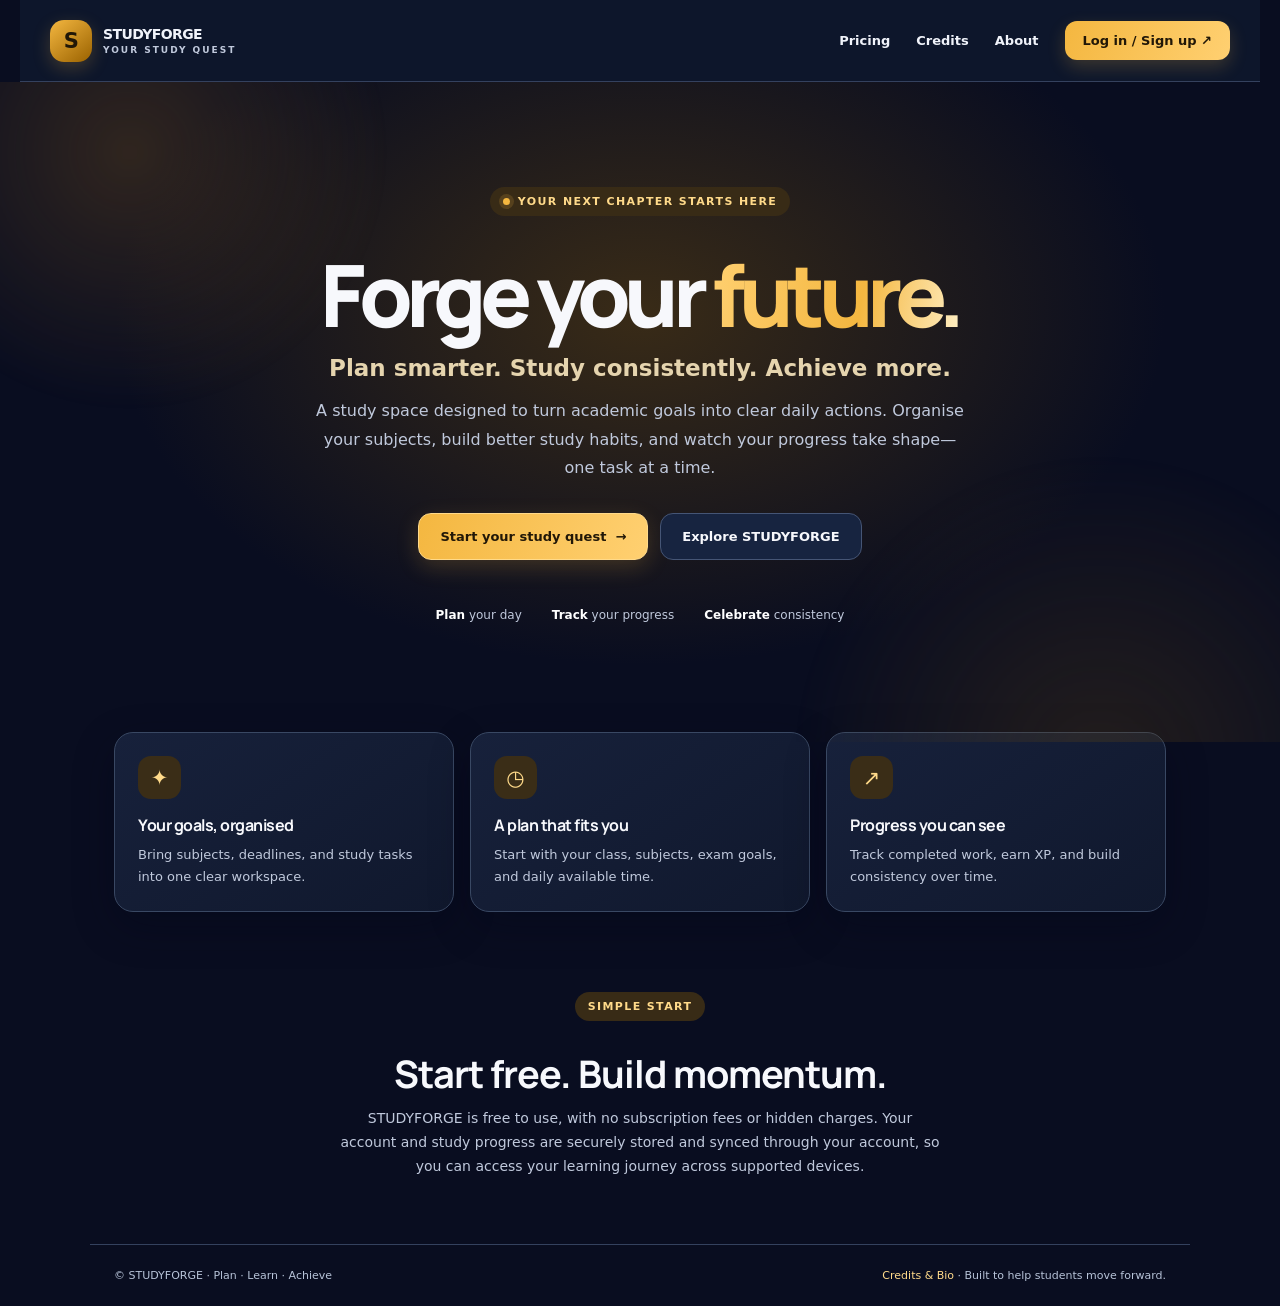
<file: index.html>
<!doctype html>
<html lang="en">
<head>
  <meta charset="utf-8">
  <meta name="viewport" content="width=device-width, initial-scale=1">
  <meta name="theme-color" content="#f4b740">
  <title>STUDYFORGE – Free Student Study Planner</title>
  <meta name="description" content="STUDYFORGE is a free study planning platform for students. Organize subject, plan daily study sessions, track progress and build consistent study habit with NEXUS.">
  <link rel="stylesheet" href="styles.css">
  <style>
    :root{--sf-purple:#f4b740;--sf-ink:#17182d;--sf-muted:#777b98}
    body{margin:0;background:#fafaff;color:var(--sf-ink);font-family:Inter,ui-sans-serif,system-ui,-apple-system,"Segoe UI",sans-serif}
    .landing-nav{height:82px;display:flex;align-items:center;justify-content:space-between;gap:20px;max-width:1240px;margin:auto;padding:0 30px}
    .landing-brand{display:flex;align-items:center;gap:11px;text-decoration:none;color:inherit;font-weight:900;letter-spacing:-.6px}
    .landing-brand .brand-mark{display:grid;place-items:center;width:42px;height:42px;border-radius:14px;background:linear-gradient(135deg,#f4b740,#ffd071);color:#fff;font-size:21px;box-shadow:0 8px 20px #f4b74033}
    .landing-brand small{display:block;font-size:9px;letter-spacing:2px;color:#8b8da7;margin-top:3px}
    .landing-links{display:flex;align-items:center;gap:26px}
    .landing-links a{color:#595c77;text-decoration:none;font-weight:700;font-size:13px}
    .landing-links a:hover{color:var(--sf-purple)}
    .landing-links .login-link{color:#fff;background:var(--sf-purple);padding:12px 18px;border-radius:12px;box-shadow:0 7px 18px #f4b74033}
    .landing-links .login-link:hover{color:#fff;background:#6454e8}
    .hero{position:relative;isolation:isolate;overflow:hidden;min-height:660px;display:grid;place-items:center;padding:70px 24px 85px;text-align:center}
    .hero:before,.hero:after{content:"";position:absolute;z-index:-1;border-radius:50%;filter:blur(2px);pointer-events:none}
    .hero:before{width:520px;height:520px;top:-190px;left:-130px;background:radial-gradient(circle,#e5e1ff 0,transparent 70%)}
    .hero:after{width:620px;height:620px;bottom:-330px;right:-130px;background:radial-gradient(circle,#d9f7f1 0,transparent 70%)}
    .hero-inner{max-width:850px}
    .eyebrow{display:inline-flex;align-items:center;gap:8px;padding:8px 13px;border-radius:99px;background:#efedff;color:#6555e9;font-size:11px;font-weight:900;letter-spacing:1.4px;text-transform:uppercase}
    .eyebrow i{width:7px;height:7px;border-radius:50%;background:#f4b740;box-shadow:0 0 0 4px #f4b7401a}
    .hero h1{font-size:clamp(46px,8vw,86px);letter-spacing:-.075em;line-height:.99;margin:26px 0 18px;font-weight:900}
    .hero h1 span{background:linear-gradient(100deg,#f4b740,#d69a2c 55%,#ffd071);-webkit-background-clip:text;background-clip:text;color:transparent}
    .motto{font-size:clamp(17px,2.4vw,23px);font-weight:800;color:#555a78;margin:0 0 16px}
    .hero-copy{max-width:650px;margin:0 auto;color:#777b98;font-size:16px;line-height:1.8}
    .hero-actions{display:flex;justify-content:center;align-items:center;gap:12px;flex-wrap:wrap;margin-top:30px}
    .cta{display:inline-flex;align-items:center;justify-content:center;gap:9px;padding:15px 21px;border-radius:13px;text-decoration:none;font-weight:850;font-size:13px;transition:transform .18s,box-shadow .18s}
    .cta:hover{transform:translateY(-2px)}
    .cta-primary{background:#f4b740;color:#fff;box-shadow:0 12px 28px #f4b74040}
    .cta-secondary{background:#fff;color:#555a78;border:1px solid #e7e6f5}
    .hero-stats{display:flex;justify-content:center;gap:30px;flex-wrap:wrap;margin-top:48px;color:#8588a2;font-size:12px}
    .hero-stats strong{color:#393c59}
    .feature-strip{max-width:1100px;margin:-10px auto 80px;padding:0 24px;display:grid;grid-template-columns:repeat(3,minmax(0,1fr));gap:16px}
    .feature{padding:23px;border:1px solid #e9e8f5;border-radius:19px;background:#fff;box-shadow:0 10px 30px #29254a06}
    .feature-icon{width:43px;height:43px;display:grid;place-items:center;background:#f0eeff;border-radius:13px;font-size:21px;margin-bottom:15px}
    .feature h2{font-size:16px;margin:0 0 8px}
    .feature p{font-size:13px;color:#777b98;line-height:1.7;margin:0}
    .landing-footer{max-width:1100px;margin:0 auto;padding:24px;border-top:1px solid #eae9f4;display:flex;justify-content:space-between;gap:14px;flex-wrap:wrap;color:#8a8da5;font-size:11px}
    .landing-footer a{color:#777b98;text-decoration:none}
    @media(max-width:760px){.landing-nav{height:auto;min-height:75px;padding:16px 18px;align-items:flex-start}.landing-links{gap:10px;flex-wrap:wrap;justify-content:flex-end}.landing-links a{font-size:11px}.landing-links .login-link{padding:10px 12px}.hero{min-height:570px;padding:55px 18px 75px}.feature-strip{grid-template-columns:1fr;margin-bottom:50px}.landing-brand{font-size:14px}.landing-brand .brand-mark{width:36px;height:36px}}
    @media(max-width:430px){.landing-nav{flex-direction:column;align-items:center}.landing-links{justify-content:center}.hero h1{font-size:48px}}
  </style>
<style>
body{background:#080c22;color:#f3f5ff}.landing-nav{background:#090f2a;border-bottom:1px solid #26376c}.landing-brand,.landing-links a{color:#eaf0ff}.landing-brand small{color:#91a3d9}.hero{background:radial-gradient(ellipse at 50% 35%,#1b2c70 0,transparent 58%)}.hero:before{background:radial-gradient(circle,#2454a8 0,transparent 70%)}.hero:after{background:radial-gradient(circle,#532a91 0,transparent 70%)}.hero h1{color:#f7f8ff}.motto{color:#c5d2f5}.hero-copy,.hero-stats{color:#aab8e3}.hero-stats strong{color:#f4f6ff}.eyebrow{background:#172653;color:#7dd3fc}.feature{background:linear-gradient(145deg,#141d45,#0e1534);border-color:#293b72;box-shadow:0 14px 42px #02061766}.feature h2{color:#f4f6ff}.feature p{color:#aab8e3}.cta-secondary{background:#111b43;color:#eaf0ff;border-color:#34477e}.landing-footer{border-color:#29376d;color:#91a3d9}.landing-footer a{color:#aab8e3}#pricing{color:#f3f5ff}#pricing p{color:#aab8e3!important}
</style>
  <link rel="stylesheet" href="theme.css">
</head>
<body class="landing-page">
  <header class="landing-nav">
    <a class="landing-brand" href="index.html"><span class="brand-mark">S</span><span>STUDYFORGE<small>YOUR STUDY QUEST</small></span></a>
    <nav class="landing-links" aria-label="Main navigation">
      <a href="#pricing">Pricing</a>
      <a href="credits.html">Credits</a>
      <a href="#about">About</a>
      <a class="login-link" href="auth.html">Log in / Sign up ↗</a>
    </nav>
  </header>

  <main>
    <section class="hero">
      <div class="hero-inner">
        <div class="eyebrow"><i></i> Your next chapter starts here</div>
        <h1>Forge your <span>future.</span></h1>
        <p class="motto">Plan smarter. Study consistently. Achieve more.</p>
        <p class="hero-copy">A study space designed to turn academic goals into clear daily actions. Organise your subjects, build better study habits, and watch your progress take shape—one task at a time.</p>
        <div class="hero-actions">
          <a class="cta cta-primary" href="auth.html">Start your study quest <span>→</span></a>
          <a class="cta cta-secondary" href="#about">Explore STUDYFORGE</a>
        </div>
        <div class="hero-stats"><span><strong>Plan</strong> your day</span><span><strong>Track</strong> your progress</span><span><strong>Celebrate</strong> consistency</span></div>
      </div>
    </section>

    <section class="feature-strip" id="about">
      <article class="feature"><div class="feature-icon">✦</div><h2>Your goals, organised</h2><p>Bring subjects, deadlines, and study tasks into one clear workspace.</p></article>
      <article class="feature"><div class="feature-icon">◷</div><h2>A plan that fits you</h2><p>Start with your class, subjects, exam goals, and daily available time.</p></article>
      <article class="feature"><div class="feature-icon">↗</div><h2>Progress you can see</h2><p>Track completed work, earn XP, and build consistency over time.</p></article>
    </section>

    <section id="pricing" style="max-width:1050px;margin:0 auto 65px;padding:0 24px;text-align:center">
      <div class="eyebrow">Simple start</div><h2 style="font-size:clamp(26px,4vw,38px);letter-spacing:-1px;margin:16px 0 8px">Start free. Build momentum.</h2><p style="color:#777b98;line-height:1.7;margin:0 auto;max-width:600px">STUDYFORGE is free to use, with no subscription fees or hidden charges. Your account and study progress are securely stored and synced through your account, so you can access your learning journey across supported devices.</p>
    </section>
  </main>

  <footer class="landing-footer"><span>© STUDYFORGE · Plan · Learn · Achieve</span><span><a href="credits.html">Credits &amp; Bio</a> · Built to help students move forward.</span></footer>
</body>

</html>
</file>
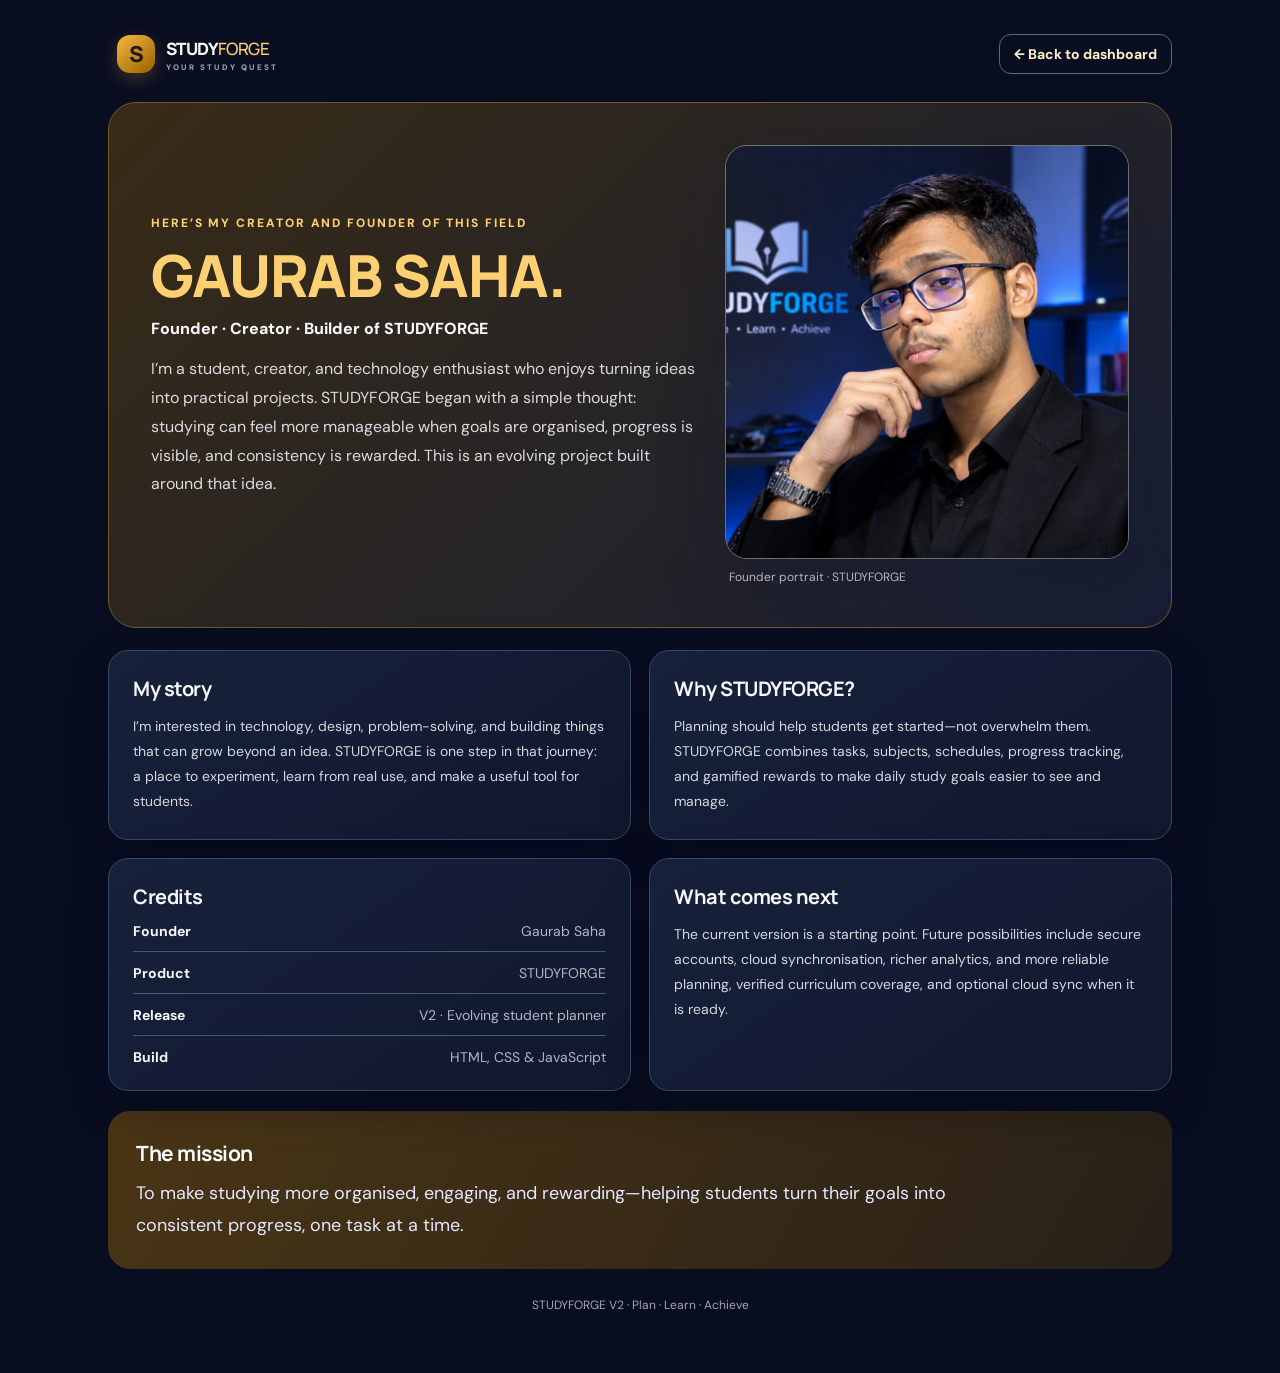
<file: credits.html>
<!doctype html>
<html lang="en">
<head>
  <meta charset="utf-8">
  <meta name="viewport" content="width=device-width, initial-scale=1">
  <meta name="theme-color" content="#f4b740">
  <title>Credits & Bio — STUDYFORGE</title>
  <meta name="description" content="Meet the creator and learn the mission behind STUDYFORGE.">
  <link rel="stylesheet" href="styles.css">
  <style>
    body{background:#090d27;color:#f3f5ff}.bio-page{max-width:1120px;margin:0 auto;padding:34px 28px 60px}
    .bio-top{display:flex;justify-content:space-between;align-items:center;gap:16px;margin-bottom:28px;flex-wrap:wrap}
    .back-link{display:inline-flex;align-items:center;gap:9px;text-decoration:none;color:var(--text,#24243a);font-weight:700;padding:10px 14px;border:1px solid #29376d;border-radius:12px}
    .bio-hero{display:grid;grid-template-columns:minmax(0,1.15fr) minmax(280px,.85fr);gap:28px;align-items:center;padding:clamp(22px,4vw,42px);border-radius:28px;background:linear-gradient(135deg,#18275b,#17113d);border:1px solid #34477e;overflow:hidden}
    .bio-kicker{font-size:12px;letter-spacing:.16em;font-weight:800;color:#f4b740;text-transform:uppercase}
    .bio-hero h1{font-size:clamp(34px,5vw,58px);line-height:1.03;margin:14px 0}
    .bio-hero h1 span{color:#f4b740}
    .bio-role{font-weight:800;font-size:16px;margin-bottom:16px}
    .bio-lead{font-size:16px;line-height:1.8;max-width:620px;opacity:.86}
    .bio-photo-wrap{position:relative}
    .bio-photo{width:100%;display:block;aspect-ratio:4/4.1;object-fit:cover;object-position:center;border-radius:22px;box-shadow:0 24px 65px rgba(10,18,50,.25);border:1px solid rgba(255,255,255,.35)}
    .photo-caption{font-size:12px;opacity:.7;margin:10px 4px 0}
    .bio-grid{display:grid;grid-template-columns:repeat(2,minmax(0,1fr));gap:18px;margin-top:22px}
    .bio-card{padding:24px;border:1px solid #29376d;border-radius:20px;background:#11183a}
    .bio-card h2{margin:0 0 12px;font-size:20px}
    .bio-card p{line-height:1.8;opacity:.85;margin:0}
    .credit-list{list-style:none;padding:0;margin:0;display:grid;gap:12px}
    .credit-list li{display:flex;justify-content:space-between;gap:18px;padding-bottom:11px;border-bottom:1px solid var(--border,#e7e7f1)}
    .credit-list li:last-child{border-bottom:0;padding-bottom:0}
    .credit-list span{opacity:.7;text-align:right}
    .bio-mission{margin-top:20px;padding:28px;border-radius:22px;background:linear-gradient(120deg,#17275b,#32185b);color:#fff}
    .bio-mission h2{margin:0 0 10px}
    .bio-mission p{font-size:18px;line-height:1.8;margin:0;max-width:850px;color:#e4e8ff}
    .bio-footer{text-align:center;padding:28px 0 0;font-size:12px;opacity:.65}
    @media(max-width:760px){.bio-page{padding:20px 14px 42px}.bio-hero{grid-template-columns:1fr}.bio-photo-wrap{max-width:440px}.bio-grid{grid-template-columns:1fr}.bio-hero h1{font-size:40px}}
  </style>
  <link rel="stylesheet" href="theme.css">
</head>
<body class="credits-page dark">
  <div class="bio-page">
    <header class="bio-top">
      <a class="brand" href="index.html" aria-label="STUDYFORGE home">
        <span class="brand-mark">S</span>
        <span>STUDY<span class="brand-light">FORGE</span><small>YOUR STUDY QUEST</small></span>
      </a>
      <a class="back-link" href="dashboard.html">← Back to dashboard</a>
    </header>

    <main>
      <section class="bio-hero">
        <div>
          <div class="bio-kicker">HERE’S MY CREATOR AND FOUNDER OF THIS FIELD</div>
          <h1><span>GAURAB SAHA.</span></h1>
          <div class="bio-role">Founder · Creator · Builder of STUDYFORGE</div>
          <p class="bio-lead">I’m a student, creator, and technology enthusiast who enjoys turning ideas into practical projects. STUDYFORGE began with a simple thought: studying can feel more manageable when goals are organised, progress is visible, and consistency is rewarded. This is an evolving project built around that idea.</p>
        </div>
        <div class="bio-photo-wrap">
          <img class="bio-photo" src="assets/gaurab-saha-founder.png" alt="Professional founder portrait for Gaurab Saha">
          <div class="photo-caption">Founder portrait · STUDYFORGE</div>
        </div>
      </section>

      <section class="bio-grid" aria-label="About and credits">
        <article class="bio-card">
          <h2>My story</h2>
          <p>I’m interested in technology, design, problem-solving, and building things that can grow beyond an idea. STUDYFORGE is one step in that journey: a place to experiment, learn from real use, and make a useful tool for students.</p>
        </article>
        <article class="bio-card">
          <h2>Why STUDYFORGE?</h2>
          <p>Planning should help students get started—not overwhelm them. STUDYFORGE combines tasks, subjects, schedules, progress tracking, and gamified rewards to make daily study goals easier to see and manage.</p>
        </article>
        <article class="bio-card">
          <h2>Credits</h2>
          <ul class="credit-list">
            <li><strong>Founder</strong><span>Gaurab Saha</span></li>
            <li><strong>Product</strong><span>STUDYFORGE</span></li>
            <li><strong>Release</strong><span>V2 · Evolving student planner</span></li>
            <li><strong>Build</strong><span>HTML, CSS &amp; JavaScript</span></li>
          </ul>
        </article>
        <article class="bio-card">
          <h2>What comes next</h2>
          <p>The current version is a starting point. Future possibilities include secure accounts, cloud synchronisation, richer analytics, and more reliable planning, verified curriculum coverage, and optional cloud sync when it is ready.</p>
        </article>
      </section>

      <section class="bio-mission">
        <h2>The mission</h2>
        <p>To make studying more organised, engaging, and rewarding—helping students turn their goals into consistent progress, one task at a time.</p>
      </section>
    </main>
    <footer class="bio-footer">STUDYFORGE V2 · Plan · Learn · Achieve</footer>
  </div>

<script>
(() => {
  document.body.classList.add("dark");
})();
</script>

</body>
</html>
</file>
<file: styles.css>
@import url('https://fonts.googleapis.com/css2?family=DM+Sans:wght@400;500;600;700&family=Manrope:wght@400;500;600;700;800&display=swap');
:root{--bg:#f6f7fc;--surface:#fff;--text:#20213a;--muted:#8a8ca6;--line:#e9eaf3;--primary:#7667f5;--primary2:#9c72f4;--soft:#f0edff;--green:#32b99a;--orange:#ffb45b;--pink:#f278a8;--shadow:0 10px 30px rgba(49,45,100,.055)}
*{box-sizing:border-box}body{margin:0;background:var(--bg);color:var(--text);font-family:'DM Sans',sans-serif;font-size:14px}button,input,select,textarea{font:inherit}button{cursor:pointer}button:focus-visible,input:focus-visible,select:focus-visible,textarea:focus-visible{outline:3px solid #bcb4ff;outline-offset:2px}.app-shell{min-height:100vh}.sidebar{width:246px;position:fixed;inset:0 auto 0 0;background:#fff;border-right:1px solid var(--line);padding:26px 16px 18px;display:flex;flex-direction:column;z-index:10}.brand{display:flex;align-items:center;gap:11px;text-decoration:none;color:var(--text);font-family:Manrope,sans-serif;font-size:17px;font-weight:800;letter-spacing:-.6px;padding:0 9px}.brand-mark{width:38px;height:38px;border-radius:13px;background:linear-gradient(140deg,#7667f5,#ad72ef);display:grid;place-items:center;color:white;font-size:22px;box-shadow:0 6px 14px #9486ef55}.brand-light{font-weight:500;color:#7667f5}.brand small{display:block;font-family:'DM Sans',sans-serif;font-size:8px;letter-spacing:2px;color:#a2a3ba;margin-top:2px}.profile-mini{display:flex;align-items:center;gap:10px;padding:24px 8px 21px;border-bottom:1px solid var(--line);margin-bottom:16px}.avatar{width:36px;height:36px;border-radius:12px;background:#efedff;color:#7767e9;display:grid;place-items:center;font-weight:800;font-size:12px}.profile-mini strong,.profile-mini span{display:block}.profile-mini strong{font-size:12px}.profile-mini span{font-size:10px;color:var(--muted);margin-top:4px}.nav-list{display:grid;gap:5px}.nav-item{border:0;background:transparent;border-radius:11px;padding:12px 13px;display:flex;align-items:center;gap:12px;text-align:left;color:#777992;font-weight:600;font-size:12px;transition:.18s}.nav-item>span{font-size:17px;width:19px;text-align:center}.nav-item b{margin-left:auto;font-size:10px;background:#f0eff8;padding:3px 7px;border-radius:6px;color:#777992}.nav-item:hover{background:#f8f7ff;color:var(--primary)}.nav-item.active{background:var(--soft);color:var(--primary)}.sidebar-bottom{margin-top:auto}.quest-card{background:linear-gradient(145deg,#f1edff,#f8f3ff);border:1px solid #eae4ff;border-radius:15px;padding:16px 13px;margin-bottom:13px}.quest-kicker,.card-label{font-size:9px;letter-spacing:1.5px;font-weight:800;color:#9990d8}.quest-card strong{display:block;font-size:12px;margin:10px 0}.quest-track,.xp-track{height:6px;border-radius:8px;background:#e1dcfa;overflow:hidden}.quest-track span,.xp-track span{display:block;height:100%;width:0;background:linear-gradient(90deg,#7767f5,#bd7af4);border-radius:8px;transition:width .5s}.quest-card small{display:block;font-size:10px;color:#8985a9;margin-top:9px}.sidebar-footer{text-align:center;color:#b0b0c2;font-size:8px;letter-spacing:1.4px;padding-top:8px}.main-content{margin-left:246px;padding:0 38px 45px;max-width:1800px}.topbar{height:77px;border-bottom:1px solid #e9eaf2;display:flex;align-items:center;justify-content:space-between;margin-bottom:31px}.breadcrumb{display:flex;align-items:center;gap:12px;font-size:11px}.breadcrumb span{font-size:9px;letter-spacing:1.5px;color:#a0a1b8;font-weight:700}.breadcrumb i{font-style:normal;color:#d1d1df}.breadcrumb strong{font-weight:700}.top-actions{display:flex;align-items:center;gap:13px}.date-chip{display:flex;align-items:center;gap:8px;border:1px solid var(--line);background:#fff;padding:9px 12px;border-radius:10px;font-size:10px;color:#7e809b}.status-dot,.tiny-dot{width:7px;height:7px;border-radius:50%;background:#39c59f;display:inline-block}.icon-button{width:35px;height:35px;border-radius:10px;border:1px solid var(--line);background:#fff;color:#777995;font-size:19px;display:grid;place-items:center}.mobile-menu{display:none}.view{display:none;animation:fadeIn .3s ease}.view.active{display:block}@keyframes fadeIn{from{opacity:.45;transform:translateY(5px)}to{opacity:1;transform:none}}.welcome-row,.page-title-row{display:flex;align-items:center;justify-content:space-between;gap:20px;margin-bottom:26px}.eyebrow{font-size:9px;letter-spacing:1.7px;font-weight:800;color:#9693ba;margin-bottom:10px}.spark{color:#9a77f5;font-size:13px;margin-right:5px}h1,h2,h3,p{margin-top:0}h1{font-family:Manrope,sans-serif;font-size:clamp(27px,3vw,36px);letter-spacing:-1.5px;margin-bottom:8px;font-weight:800}h2{font-family:Manrope,sans-serif;letter-spacing:-.5px}.gradient-text{background:linear-gradient(100deg,#7567f5,#bb6fea);-webkit-background-clip:text;background-clip:text;color:transparent}.subheading{color:#9293ab;margin:0;font-size:12px}.primary-button,.secondary-button{border:0;border-radius:10px;padding:12px 16px;font-size:11px;font-weight:700;display:inline-flex;align-items:center;justify-content:center;gap:9px;transition:transform .18s,box-shadow .18s}.primary-button{color:#fff;background:linear-gradient(100deg,#7868f5,#9670f0);box-shadow:0 6px 14px #8d7df433}.primary-button:hover{transform:translateY(-1px);box-shadow:0 9px 18px #8d7df455}.primary-button>span{font-size:16px}.secondary-button{background:#f2f2f8;color:#74758e}.panel{background:var(--surface);border:1px solid var(--line);border-radius:16px;box-shadow:var(--shadow)}.hero-grid{display:grid;grid-template-columns:1.65fr 1fr;gap:18px;margin-bottom:31px}.level-card{background:linear-gradient(125deg,#f2efff 0%,#fbf9ff 52%,#fff 100%);border-color:#ebe6ff;padding:23px 25px 19px;position:relative;overflow:hidden;min-height:237px}.level-card-top,.xp-line,.level-foot,.panel-heading,.focus-header{display:flex;align-items:center;justify-content:space-between}.level-pill{background:#fff;color:#8d7ae9;border:1px solid #e9e1ff;border-radius:8px;padding:6px 9px;font-size:9px;font-weight:800;letter-spacing:.7px}.level-main{display:flex;align-items:center;justify-content:space-between;margin-top:14px;margin-bottom:16px}.level-number{font-family:Manrope,sans-serif;font-size:52px;line-height:1;font-weight:800;letter-spacing:-3px;color:#7566e9}.level-caption{font-size:11px;color:#8e8ca9;margin-top:7px}.orb-wrap{width:110px;height:90px;position:relative;display:grid;place-items:center;margin-right:20px}.orb{width:66px;height:66px;border-radius:22px;transform:rotate(-12deg);background:linear-gradient(140deg,#9c8cfb,#7464e8);box-shadow:inset 8px 8px 20px #ffffff55,0 13px 28px #8272ed55;display:grid;place-items:center;color:#fff;font-size:26px}.orb span{transform:rotate(12deg)}.orb-ring{position:absolute;border:1px solid #b9adf5;border-radius:50%;width:105px;height:44px;transform:rotate(-27deg)}.ring-two{transform:rotate(39deg);width:98px;height:54px;border-color:#d5cbff}.xp-line{font-size:10px;color:#8d8aa9;margin-bottom:9px}.xp-line b{color:#6259b6}.xp-track{background:#e7e2fb;height:7px}.level-foot{font-size:9px;color:#a09cb8;margin-top:9px}.focus-card{padding:23px 24px 17px;position:relative;overflow:hidden}.focus-icon{font-size:20px;color:#ad8df4}.focus-card h2{font-size:39px;letter-spacing:-1.5px;margin:17px 0 2px}.focus-card h2 span{font-size:20px;color:#8d7aed}.focus-card>p{font-size:10px;color:#9a9bb0;margin-bottom:0}.focus-ring-wrap{position:absolute;right:27px;top:72px}.focus-ring{width:90px;height:90px;border-radius:50%;background:conic-gradient(#8875f5 0deg,#8875f5 0deg,#f0eff9 0deg);display:grid;place-items:center;position:relative}.focus-ring:before{content:"";position:absolute;inset:8px;border-radius:50%;background:#fff}.focus-ring>div{position:relative;text-align:center}.focus-ring strong,.focus-ring small{display:block}.focus-ring strong{font-size:13px}.focus-ring small{font-size:8px;color:#a0a1b8;margin-top:3px}.focus-footer{position:absolute;bottom:18px;left:24px;right:24px;display:flex;align-items:center;gap:7px;color:#9899b1;font-size:9px}.section-heading{display:flex;align-items:center;justify-content:space-between;margin:0 0 14px}.section-heading h2{font-size:16px;margin-bottom:5px}.section-heading p,.panel-heading p{font-size:10px;color:#9a9bb0;margin-bottom:0}.text-button,.small-link{border:0;background:none;color:#8171ed;font-size:10px;font-weight:700}.text-button span{font-size:16px;margin-left:5px}.task-list{padding:5px 18px;margin-bottom:27px}.task-row{display:grid;grid-template-columns:20px minmax(0,1fr) auto auto;align-items:center;gap:14px;padding:15px 2px;border-bottom:1px solid #f0f0f6}.task-row:last-child{border-bottom:0}.task-check{appearance:none;width:18px;height:18px;border:1.5px solid #d7d7e8;border-radius:6px;background:white;display:grid;place-items:center;margin:0;cursor:pointer;transition:.2s}.task-check:checked{background:#8171f2;border-color:#8171f2}.task-check:checked:after{content:"✓";font-size:12px;color:white;font-weight:800}.task-title{font-size:11px;font-weight:700;margin-bottom:5px;overflow-wrap:anywhere}.task-meta{display:flex;align-items:center;gap:8px;font-size:9px;color:#a0a1b5;flex-wrap:wrap}.subject-tag{display:inline-flex;align-items:center;gap:5px;padding:4px 7px;border-radius:6px;background:#f0edff;color:#8778d8;font-size:9px;font-weight:700}.subject-tag:before{content:"";width:5px;height:5px;border-radius:50%;background:currentColor}.task-xp{font-size:10px;font-weight:800;color:#8a78e9;white-space:nowrap}.task-actions{display:flex;gap:5px}.tiny-action{border:0;background:#f5f5fb;color:#999ab1;border-radius:7px;padding:6px 8px;font-size:10px}.task-row.done .task-title{text-decoration:line-through;color:#a4a5b8}.task-row.done .task-check{background:#31b99a;border-color:#31b99a}.empty-state{text-align:center;padding:37px 16px;color:#999ab0;font-size:11px}.empty-icon{width:43px;height:43px;border-radius:14px;background:#f2efff;color:#8b7bec;display:grid;place-items:center;font-size:20px;margin:0 auto 12px}.empty-state strong{display:block;color:#4b4b68;font-size:12px;margin-bottom:6px}.lower-grid{display:grid;grid-template-columns:1.1fr 1fr;gap:18px}.weekly-panel,.subject-panel{padding:21px 22px}.panel-heading{margin-bottom:22px}.panel-heading h3{font-family:Manrope,sans-serif;font-size:13px;margin-bottom:5px}.mini-badge{font-size:8px;font-weight:800;letter-spacing:1px;color:#9283df;background:#f3f0ff;border-radius:6px;padding:6px 8px}.week-chart{height:132px;display:flex;align-items:stretch;gap:11px;padding-top:3px}.chart-day{flex:1;display:flex;flex-direction:column;align-items:center;justify-content:flex-end;gap:8px;min-width:0}.bar-area{height:90px;width:100%;display:flex;align-items:flex-end;justify-content:center}.chart-bar{width:min(26px,65%);min-height:4px;background:#e7e3ff;border-radius:6px 6px 3px 3px;position:relative;transition:height .35s}.chart-bar.has-value{background:linear-gradient(180deg,#b39bff,#8170f1)}.chart-bar.today{background:linear-gradient(180deg,#69d9bd,#37b89b)}.chart-bar span{position:absolute;top:-16px;left:50%;transform:translateX(-50%);font-size:8px;color:#8b83bd}.chart-day label{font-size:9px;color:#a2a3b7}.chart-day label.today-label{color:#5dbda7;font-weight:800}.subject-progress-row{margin-bottom:17px}.subject-progress-row:last-child{margin-bottom:0}.subject-progress-top{display:flex;justify-content:space-between;gap:10px;font-size:10px;margin-bottom:8px}.subject-progress-top strong{font-size:10px}.subject-progress-top span{color:#9b9cb2}.subject-bar{height:6px;border-radius:6px;background:#f0eff8;overflow:hidden}.subject-bar span{display:block;height:100%;border-radius:6px;background:linear-gradient(90deg,#8d7af4,#ba7af2)}.quote-strip{margin-top:23px;border:1px solid #ebe5ff;background:linear-gradient(90deg,#f1edff,#fbf9ff);border-radius:13px;padding:16px 19px;display:flex;align-items:center;gap:13px;color:#927de7}.quote-strip strong{display:block;font-size:11px;color:#656085;margin-bottom:4px}.quote-strip p{font-size:10px;color:#9692b1;margin:0}.quote-spark{margin-left:auto;font-size:23px;color:#c2b1fa}.filter-row{display:flex;align-items:center;justify-content:space-between;padding:12px 15px;margin-bottom:17px}.filter-tabs{display:flex;gap:5px;flex-wrap:wrap}.filter{border:0;background:transparent;color:#9697ad;padding:8px 11px;border-radius:8px;font-size:10px;font-weight:700}.filter.active{background:#f0edff;color:#8271e9}.task-count-label{font-size:10px;color:#a0a1b5}.subject-grid,.achievement-grid{display:grid;grid-template-columns:repeat(3,minmax(0,1fr));gap:16px}.subject-card{padding:20px;border:1px solid var(--line);background:#fff;border-radius:15px;box-shadow:var(--shadow)}.subject-card-top{display:flex;justify-content:space-between;align-items:center;margin-bottom:19px}.subject-icon{width:39px;height:39px;border-radius:12px;display:grid;place-items:center;font-size:17px}.color-violet{background:#f0edff;color:#8373ee}.color-blue{background:#e9f4ff;color:#5e9fe5}.color-mint{background:#e5fbf4;color:#3db99b}.color-orange{background:#fff1e3;color:#e99b4c}.color-pink{background:#ffedf4;color:#e477a4}.subject-card h3{font-family:Manrope,sans-serif;font-size:15px;margin-bottom:7px}.subject-card p{font-size:10px;color:#a0a1b5;margin-bottom:17px}.subject-card .subject-progress-top{margin-bottom:8px}.subject-card-actions{display:flex;justify-content:space-between;margin-top:17px}.calendar-panel{padding:23px;margin-bottom:27px}.calendar-header{display:flex;align-items:center;justify-content:center;gap:17px;margin-bottom:23px}.calendar-header h2{font-size:16px;margin:0;min-width:150px;text-align:center}.calendar-grid{display:grid;grid-template-columns:repeat(7,minmax(0,1fr));gap:7px}.calendar-day-label{text-align:center;font-size:9px;font-weight:800;color:#a1a2b8;padding:9px}.calendar-cell{min-height:78px;border:1px solid #f0eff7;border-radius:10px;padding:8px;position:relative;background:#fff}.calendar-cell.muted{background:#fafafe;color:#c4c4d2}.calendar-cell.today{border-color:#a69af9;background:#f8f6ff}.calendar-cell .day-num{font-size:10px;font-weight:700}.calendar-cell.today .day-num{color:#8171ed}.calendar-event{display:block;margin-top:7px;border-radius:4px;background:#eeeaff;color:#8372dc;padding:4px;font-size:8px;overflow:hidden;text-overflow:ellipsis;white-space:nowrap}.calendar-event.done-event{background:#e4f8f1;color:#31a88c}.achievement-summary{padding:23px;display:flex;align-items:center;gap:19px;margin-bottom:18px;background:linear-gradient(110deg,#f2efff,#fff)}.achievement-medal{width:60px;height:60px;border-radius:18px;background:linear-gradient(140deg,#a795ff,#7867f0);display:grid;place-items:center;color:#fff;font-size:29px;box-shadow:0 8px 18px #8d7df444}.achievement-summary strong{display:block;font-size:24px;font-family:Manrope,sans-serif;margin:4px 0}.achievement-summary p{font-size:10px;color:#999ab0;margin:0}.achievement-card{padding:20px;border:1px solid var(--line);border-radius:14px;background:#fff;text-align:center}.achievement-card .medal{width:52px;height:52px;border-radius:17px;background:#f0edff;color:#8a78ee;display:grid;place-items:center;font-size:23px;margin:0 auto 14px}.achievement-card.locked{opacity:.55}.achievement-card strong{display:block;font-size:12px;margin-bottom:7px}.achievement-card p{font-size:10px;color:#999ab0;margin:0;line-height:1.5}.achievement-card.unlocked .medal{background:#e5faf3;color:#2eb493}.stats-grid{display:grid;grid-template-columns:repeat(4,minmax(0,1fr));gap:14px;margin-bottom:18px}.stat-card{padding:19px;border:1px solid var(--line);background:#fff;border-radius:14px;box-shadow:var(--shadow)}.stat-card span{font-size:10px;color:#9697ad}.stat-card strong{display:block;font-family:Manrope,sans-serif;font-size:26px;margin:10px 0 4px}.stat-card small{font-size:9px;color:#aaaabd}.tall-chart{height:185px}.tall-chart .bar-area{height:140px}.report-note{padding:17px 20px;margin-top:18px;background:#fbfaff;border-color:#eee9ff}.report-note strong{font-size:11px;color:#7d6de7}.report-note p{font-size:10px;color:#9293ac;margin:6px 0 0;line-height:1.6}.modal-backdrop{position:fixed;inset:0;background:rgba(32,29,61,.36);backdrop-filter:blur(5px);z-index:30;display:none;align-items:center;justify-content:center;padding:18px;overflow-y:auto}.modal-backdrop.open{display:flex;animation:fadeIn .18s ease}.modal{width:min(530px,100%);padding:26px;background:#fff;max-height:calc(100vh - 36px);overflow-y:auto}.modal-heading{display:flex;align-items:flex-start;justify-content:space-between;margin-bottom:22px}.modal-heading h2{font-size:21px;margin:0}.modal label{display:block;font-size:10px;font-weight:700;color:#666783;margin-bottom:15px}.modal input,.modal select,.modal textarea{display:block;width:100%;margin-top:7px;border:1px solid #e6e6f0;background:#fcfcff;border-radius:9px;padding:11px 12px;font-size:11px;color:#4e4f6a;outline:none}.modal input:focus,.modal select:focus,.modal textarea:focus{border-color:#a69afa;box-shadow:0 0 0 3px #f0edff}.modal textarea{resize:vertical}.form-row{display:grid;grid-template-columns:1fr 1fr;gap:13px}.optional{font-weight:400;color:#aaaabd}.reward-preview{display:flex;align-items:center;gap:11px;padding:12px;background:#f6f3ff;border:1px solid #ece6ff;border-radius:10px;margin:4px 0 20px}.reward-preview>span{width:30px;height:30px;border-radius:9px;background:#e7e0ff;display:grid;place-items:center;color:#8975ec}.reward-preview strong,.reward-preview small{display:block}.reward-preview strong{font-size:11px;color:#6e5dc7}.reward-preview small{font-size:9px;color:#9c98b8;margin-top:4px}.modal-actions{display:flex;justify-content:flex-end;gap:8px}.toast-region{position:fixed;bottom:22px;right:22px;z-index:50;display:grid;gap:8px}.toast{background:#25223f;color:white;border-radius:11px;padding:12px 16px;box-shadow:0 10px 25px #27204533;font-size:11px;animation:toastIn .25s ease;max-width:310px}.toast.success{border-left:3px solid #42d0ac}.toast.error{border-left:3px solid #ff8b9f}@keyframes toastIn{from{opacity:0;transform:translateY(8px)}to{opacity:1;transform:none}}.victory-overlay{position:fixed;inset:0;z-index:40;background:#211b49b8;backdrop-filter:blur(8px);display:none;align-items:center;justify-content:center;padding:20px;overflow:hidden}.victory-overlay.open{display:flex}.victory-card{position:relative;z-index:2;background:#fff;border-radius:24px;padding:33px 35px;text-align:center;width:min(360px,100%);box-shadow:0 20px 80px #120d3755;animation:victoryPop .4s cubic-bezier(.2,1.4,.4,1)}@keyframes victoryPop{from{transform:scale(.7);opacity:0}to{transform:scale(1);opacity:1}}.victory-icon{width:68px;height:68px;border-radius:23px;background:linear-gradient(140deg,#a896ff,#7566ef);display:grid;place-items:center;color:white;font-size:31px;margin:0 auto 19px;box-shadow:0 10px 25px #8975ed55}.victory-card h2{font-size:27px;margin-bottom:8px}.victory-card p{font-size:11px;color:#9697ae;line-height:1.5;margin-bottom:16px}.victory-xp{font-family:Manrope,sans-serif;font-size:28px;font-weight:800;color:#8170ee;margin-bottom:23px}.victory-xp span{font-size:30px}.victory-card .eyebrow{color:#9a8ae5}.confetti-piece{position:absolute;top:-15px;width:8px;height:12px;border-radius:2px;animation:fall 2.4s linear forwards;opacity:.9}@keyframes fall{to{transform:translateY(110vh) rotate(700deg);opacity:0}}body.dark{--bg:#151527;--surface:#202038;--text:#f0efff;--muted:#a2a1bd;--line:#34334e;--shadow:0 10px 30px rgba(0,0,0,.12)}body.dark .sidebar,body.dark .topbar,body.dark .date-chip,body.dark .icon-button,body.dark .subject-card,body.dark .stat-card,body.dark .achievement-card,body.dark .task-list,body.dark .calendar-panel{background:var(--surface)}body.dark .profile-mini,body.dark .topbar{border-color:var(--line)}body.dark .level-card{background:linear-gradient(125deg,#282442,#222238)}body.dark .focus-ring:before{background:var(--surface)}body.dark .task-check{background:#292942;border-color:#484763}body.dark .calendar-cell{background:#24243d;border-color:#383751}body.dark .calendar-cell.muted{background:#1d1d31}body.dark .modal,body.dark .victory-card{background:#22223a}body.dark .modal input,body.dark .modal select,body.dark .modal textarea{background:#19192d;color:#eee}body.dark .quote-strip,body.dark .report-note,body.dark .quest-card{background:#292541;border-color:#3b365e}body.dark .task-row{border-color:#34334e}body.dark .subject-bar,body.dark .chart-bar{background-color:#35334f}body.dark .focus-ring{background:conic-gradient(#8875f5 0deg,#8875f5 0deg,#393750 0deg)}
@media(max-width:1200px){.main-content{padding:0 25px 35px}.sidebar{width:220px}.main-content{margin-left:220px}.hero-grid{grid-template-columns:1.3fr 1fr}.orb-wrap{margin-right:5px}.subject-grid,.achievement-grid{grid-template-columns:repeat(2,minmax(0,1fr))}}
@media(max-width:900px){.sidebar{transform:translateX(-100%);transition:transform .25s;box-shadow:10px 0 40px #1d194015}.sidebar.open{transform:translateX(0)}.main-content{margin-left:0;padding:0 22px 30px}.mobile-menu{display:grid;place-items:center;border:1px solid var(--line);background:#fff;border-radius:9px;width:34px;height:34px;color:#797a97}.topbar{gap:12px}.breadcrumb{margin-right:auto;margin-left:4px}.hero-grid{grid-template-columns:1fr 1fr}.lower-grid{grid-template-columns:1fr}.focus-ring-wrap{right:22px}.task-row{grid-template-columns:20px minmax(0,1fr) auto}.task-actions{grid-column:2 / -1;justify-content:flex-end}.task-xp{grid-column:3;grid-row:1}.stats-grid{grid-template-columns:repeat(2,minmax(0,1fr))}}
@media(max-width:600px){.main-content{padding:0 14px 25px}.topbar{height:65px;margin-bottom:23px}.date-chip{display:none}.welcome-row,.page-title-row{align-items:flex-start;flex-direction:column}.welcome-row .primary-button,.page-title-row .primary-button{align-self:stretch}.hero-grid{grid-template-columns:1fr}.level-card{min-height:220px}.focus-card{min-height:205px}.section-heading{align-items:flex-start;gap:10px}.text-button{white-space:nowrap}.task-list{padding:5px 12px}.task-row{gap:10px;padding:14px 0}.task-meta{gap:6px}.task-xp{font-size:9px}.subject-grid,.achievement-grid{grid-template-columns:1fr}.calendar-panel{padding:12px}.calendar-grid{gap:3px}.calendar-cell{min-height:55px;padding:5px 3px}.calendar-day-label{padding:7px 0;font-size:8px}.calendar-event{font-size:7px;padding:3px}.calendar-cell .day-num{font-size:9px}.form-row{grid-template-columns:1fr;gap:0}.modal{padding:21px}.filter-row{align-items:flex-start;gap:8px;flex-direction:column}.filter-tabs{width:100%}.filter{padding:8px}.stats-grid{gap:9px}.stat-card{padding:14px}.stat-card strong{font-size:22px}.quote-strip{padding:14px}.week-chart{gap:5px}.weekly-panel,.subject-panel{padding:17px}.breadcrumb span{display:none}.breadcrumb{gap:7px}.toast-region{right:12px;bottom:12px;left:12px}.toast{max-width:none}}

/* STUDYFORGE V2 local demo account + onboarding */
.auth-gate{position:fixed;inset:0;z-index:9999;display:grid;place-items:center;overflow:auto;padding:24px;background:radial-gradient(ellipse at 10% 0%,#dcd7ff 0,transparent 38%),radial-gradient(ellipse at 100% 100%,#d8f5f0 0,transparent 36%),var(--bg)}
.auth-gate[hidden]{display:none!important}.auth-card{width:min(100%,480px);max-height:calc(100vh - 48px);overflow:auto;background:var(--surface);border:1px solid var(--line);border-radius:26px;padding:clamp(22px,4vw,36px);box-shadow:0 24px 90px #22204422}
.onboarding-card{width:min(100%,650px)}.auth-brand{display:flex;align-items:center;gap:12px;margin-bottom:28px}.auth-brand strong{font-family:Manrope,sans-serif;letter-spacing:-.5px;font-size:17px}.auth-brand small{display:block;color:var(--muted);letter-spacing:2px;font-size:9px;margin-top:3px}.auth-kicker{font-size:10px;letter-spacing:2px;font-weight:800;color:var(--primary);margin-bottom:10px}.auth-card h1{font-family:Manrope,sans-serif;font-size:clamp(28px,5vw,38px);letter-spacing:-1.4px;margin:0 0 9px}.auth-card>p{color:var(--muted);line-height:1.65;margin:0 0 20px}.auth-tabs{display:grid;grid-template-columns:1fr 1fr;gap:6px;background:var(--bg);border-radius:12px;padding:5px;margin:20px 0}.auth-tab{border:0;background:transparent;padding:11px;border-radius:9px;color:var(--muted);font-weight:800}.auth-tab.active{background:var(--surface);color:var(--primary);box-shadow:0 2px 10px #20213a0c}.auth-form{display:grid;gap:14px}.auth-form[hidden]{display:none}.auth-form>label{display:grid;gap:7px;font-size:12px;font-weight:700}.auth-form input:not([type=checkbox]),.auth-form select{width:100%;padding:12px 13px;border:1px solid var(--line);border-radius:10px;background:var(--surface);color:var(--text)}.auth-submit{width:100%;justify-content:center;padding:13px}.auth-note{font-size:11px;line-height:1.6;color:var(--muted);margin:0}.auth-error{font-size:12px;color:#d74765;margin:0;min-height:0}.auth-error:empty{display:none}.auth-form fieldset{border:1px solid var(--line);border-radius:12px;padding:12px}.auth-form legend{font-size:12px;font-weight:800;padding:0 6px}.subject-checks{display:grid;grid-template-columns:repeat(2,minmax(0,1fr));gap:10px}.subject-checks label{display:flex;align-items:center;gap:7px;font-size:12px;color:var(--text)}.subject-checks input{accent-color:var(--primary)}body.auth-locked .app-shell,body.auth-locked .modal-backdrop,body.auth-locked .toast-region,body.auth-locked .victory-overlay{visibility:hidden}
@media(max-width:520px){.auth-gate{padding:12px}.auth-card{max-height:calc(100vh - 24px);border-radius:20px}.subject-checks{grid-template-columns:1fr 1fr}}

/* STUDYFORGE daily scheduler */
.schedule-notice{display:grid;gap:6px;padding:15px 18px;margin:0 0 18px;border:1px solid #e8e5fb;border-radius:13px;background:#faf9ff;color:var(--text);font-size:11px;line-height:1.55}.schedule-notice strong{font-size:12px}.schedule-notice span{color:var(--muted)}.schedule-notice.kickstart{border-color:#f1d8a8;background:#fffaf0}.schedule-notice.kickstart strong{color:#9a681b}.daily-time-summary{display:flex;align-items:center;justify-content:space-between;gap:20px;padding:18px 20px;margin-bottom:18px}.daily-time-summary>div{display:grid;gap:4px;min-width:150px}.daily-time-summary strong{font:800 25px Manrope,sans-serif;color:var(--primary)}.daily-time-summary small,.daily-time-summary p{font-size:10px;color:var(--muted);line-height:1.55}.daily-time-summary p{max-width:440px;margin:0}.topic-heading{display:flex;align-items:center;justify-content:space-between;margin-top:16px;padding-top:12px;border-top:1px solid var(--line);font-size:11px}.topic-list{display:grid;gap:7px;margin-top:9px}.topic-row{display:flex;align-items:center;justify-content:space-between;gap:8px;padding:7px 9px;border-radius:8px;background:#f8f7fd;font-size:10px;color:var(--text)}.topic-row>div{display:flex;gap:5px}.topic-row.topic-complete>span{text-decoration:line-through;color:#999ab0}.topic-empty{font-size:10px;color:var(--muted);margin:5px 0}.modal-hint{font-size:10px;line-height:1.55;color:var(--muted);margin:-4px 0 17px}.task-row.task-locked{opacity:.68}.task-row.task-locked .task-actions button{cursor:not-allowed;opacity:.45}.task-actions button:disabled{pointer-events:none}@media(max-width:600px){.daily-time-summary{align-items:flex-start;flex-direction:column;gap:8px}.daily-time-summary p{max-width:none}}

/* STUDYFORGE V2 · neon companion interface */
:root{--bg:#090d27;--surface:#11183a;--text:#f3f5ff;--muted:#aab5dc;--line:#29376d;--primary:#38bdf8;--primary2:#8b5cf6;--soft:#17234d;--panel:#11183a;--border:#29376d}
body{background:radial-gradient(ellipse at 80% 0%,#1b2460 0,transparent 35%),var(--bg);color:var(--text)}
.app-shell,.sidebar,.main-content{background:transparent;color:var(--text)}
.panel,.stat-card,.subject-card,.achievement-card,.calendar-panel,.filter-row,.daily-time-summary,.quote-strip,.achievement-summary{background:linear-gradient(145deg,#141d45f2,#0e1534f5)!important;border:1px solid #2b3d78!important;color:#f3f5ff!important;box-shadow:0 14px 42px #02061744}
.sidebar{background:linear-gradient(180deg,#0c1434,#080d25)!important;border-right:1px solid #27366b!important}
.brand,.nav-item,.profile-mini,.page-title-row h1,.section-heading h2,.panel h3,.subject-card h3,.modal h2{color:#f4f6ff!important}
.nav-item{border-radius:12px;margin:4px 8px}.nav-item.active{background:linear-gradient(100deg,#1d4ed8,#6d28d9)!important;color:#fff!important;box-shadow:0 0 22px #2563eb55}
.primary-button{background:linear-gradient(100deg,#2563eb,#7c3aed)!important;color:#fff!important;border:1px solid #6d8cff!important;box-shadow:0 8px 22px #4338ca44}
.secondary-button,.icon-button,.filter{background:#111b43!important;color:#dce8ff!important;border:1px solid #34477e!important}
input,select,textarea{background:#0a1230!important;color:#f5f7ff!important;border-color:#34477e!important}
.task-row,.topic-row,.calendar-cell,.achievement-card{background:#0d1636!important;border-color:#293b72!important;color:#eaf0ff!important}
.subheading,.panel p,.subject-card p,.task-meta,.card-label,.modal-hint{color:#aab8e3!important}
.gradient-text{background:linear-gradient(90deg,#38bdf8,#a78bfa);-webkit-background-clip:text;background-clip:text;color:transparent}
.view{opacity:0;transform:translateY(12px) scale(.995);transition:opacity .28s ease,transform .28s ease;display:none}.view.active{display:block;opacity:1;transform:translateY(0) scale(1);animation:sfViewIn .32s ease both}@keyframes sfViewIn{from{opacity:0;transform:translateY(13px)}to{opacity:1;transform:translateY(0)}}
.studybot-float{position:fixed;right:22px;bottom:18px;z-index:40;display:flex;align-items:flex-end;gap:9px;max-width:min(390px,calc(100vw - 30px));pointer-events:none}.studybot-float img{width:112px;height:112px;object-fit:contain;object-position:center;border-radius:18px;mix-blend-mode:normal;background:transparent;filter:drop-shadow(0 0 15px #f4b74088);pointer-events:auto}.studybot-bubble{background:#f4f7ff;color:#101b43;border:1px solid #75caff;border-radius:16px 16px 4px 16px;padding:12px 14px;font-size:12px;font-weight:750;line-height:1.45;box-shadow:0 0 24px #38bdf844;max-width:250px;pointer-events:auto;animation:botPop .35s ease both}.studybot-close{pointer-events:auto;border:1px solid #405a9a;background:#101b43;color:#dbeafe;border-radius:50%;width:24px;height:24px;align-self:flex-start}.studybot-float.minimised img,.studybot-float.minimised .studybot-bubble{display:none}.studybot-float.minimised .studybot-close{width:42px;height:42px;border-radius:50%;font-size:19px;background:#1d4ed8}.studybot-float.minimised .studybot-close:after{content:'✦'}.studybot-float.minimised .studybot-close{font-size:0}@keyframes botPop{from{opacity:0;transform:translateY(10px) scale(.96)}to{opacity:1;transform:translateY(0) scale(1)}}
.page-transition{position:fixed;inset:0;z-index:1000;display:flex;flex-direction:column;align-items:center;justify-content:center;gap:12px;background:radial-gradient(circle at center,#182b72,#080c22 62%);color:#eaf4ff;transition:opacity .4s,visibility .4s}.page-transition.done{opacity:0;visibility:hidden}.transition-orb{width:72px;height:72px;display:grid;place-items:center;border-radius:50%;font-size:32px;color:#b9f1ff;border:2px solid #38bdf8;box-shadow:0 0 15px #38bdf8, inset 0 0 18px #2563eb;animation:orbPulse 1s infinite alternate}.page-transition strong{letter-spacing:3px}.page-transition span{font-size:12px;color:#aab8e3}@keyframes orbPulse{to{transform:scale(1.08);box-shadow:0 0 30px #38bdf8,inset 0 0 25px #7c3aed}}.daily-time-summary{display:flex;align-items:center;gap:18px;flex-wrap:wrap}.daily-time-summary>div{display:grid;gap:4px;min-width:170px}.daily-time-summary>div strong{font-size:28px;color:#72dcff}.daily-time-summary p{flex:1;min-width:220px}.daily-time-summary .small-link{color:#7dd3fc}
@media(max-width:760px){.studybot-float{right:8px;bottom:8px}.studybot-float img{width:76px;height:76px}.studybot-bubble{font-size:10px;max-width:190px;padding:9px}.main-content{padding-bottom:110px}}
@media(prefers-reduced-motion:reduce){*,*:before,*:after{animation-duration:.01ms!important;transition-duration:.01ms!important;scroll-behavior:auto!important}}
body:not(.dark){--bg:#f4f6ff;--surface:#fff;--text:#20294a;--muted:#65708f;--line:#dce3f5;--soft:#edf1ff;background:#f4f6ff;color:#20294a}
body:not(.dark) .sidebar{background:#fff!important;border-right:1px solid #dce3f5!important}
body:not(.dark) .panel,body:not(.dark) .stat-card,body:not(.dark) .subject-card,body:not(.dark) .achievement-card,body:not(.dark) .calendar-panel,body:not(.dark) .filter-row,body:not(.dark) .daily-time-summary,body:not(.dark) .quote-strip,body:not(.dark) .achievement-summary{background:#fff!important;border-color:#dce3f5!important;color:#20294a!important}
body:not(.dark) .brand,body:not(.dark) .nav-item,body:not(.dark) .profile-mini,body:not(.dark) .page-title-row h1,body:not(.dark) .section-heading h2,body:not(.dark) .panel h3,body:not(.dark) .subject-card h3,body:not(.dark) .modal h2{color:#20294a!important}
body:not(.dark) .nav-item.active{background:linear-gradient(100deg,#2563eb,#7c3aed)!important;color:#fff!important}
body:not(.dark) .task-row,body:not(.dark) .topic-row,body:not(.dark) .calendar-cell{background:#f8faff!important;border-color:#e0e6f5!important;color:#20294a!important}
body:not(.dark) input,body:not(.dark) select,body:not(.dark) textarea{background:#fff!important;color:#20294a!important;border-color:#cbd5e1!important}
body:not(.dark) .subheading,body:not(.dark) .panel p,body:not(.dark) .subject-card p,body:not(.dark) .task-meta,body:not(.dark) .card-label,body:not(.dark) .modal-hint{color:#65708f!important}
</file>
<file: theme.css>
/* STUDYFORGE V2 · unified Amber Gold design system */
:root{
  color-scheme:dark;
  --sf-bg:#090d20;--sf-surface:#111a33;--sf-panel:#14203d;--sf-panel-2:#0e1730;
  --sf-text:#f7f8fc;--sf-muted:#c0c9dc;--sf-subtle:#9eabc5;
  --sf-line:#34415e;--sf-border:#455575;
  --sf-accent:#f4b740;--sf-accent-strong:#ffd071;--sf-accent-deep:#9a6200;
  --sf-accent-soft:#3b2c12;--sf-accent-glow:#f4b74038;
  --sf-success:#42d6a0;--sf-warning:#ffd071;--sf-danger:#ff8494;
  --sf-shadow:0 14px 42px #02061755;
  --bg:var(--sf-bg);--surface:var(--sf-surface);--panel:var(--sf-panel);--text:var(--sf-text);
  --muted:var(--sf-muted);--line:var(--sf-line);--border:var(--sf-border);
  --primary:var(--sf-accent);--primary2:var(--sf-accent-strong);--soft:var(--sf-accent-soft);
}
*{scrollbar-color:#596784 var(--sf-bg)}
body{background:var(--sf-bg);color:var(--sf-text)}
a{color:var(--sf-accent-strong)}
button:focus-visible,input:focus-visible,select:focus-visible,textarea:focus-visible,a:focus-visible,[tabindex]:focus-visible{outline:3px solid var(--sf-accent);outline-offset:3px}
::selection{background:#f4b74066;color:#fff}
input,select,textarea{background:#0b142b;color:#f7f8fc;border:1px solid var(--sf-border);caret-color:var(--sf-accent)}
input::placeholder,textarea::placeholder{color:#a8b4ca;opacity:1}
select option{background:#101a33;color:#f7f8fc}
input:disabled,select:disabled,textarea:disabled,button:disabled{opacity:.58;cursor:not-allowed}
.primary-button,.auth-submit,.cta-primary{background:linear-gradient(110deg,#f4b740,#ffd071)!important;color:#211707!important;border:1px solid #ffda8a!important;box-shadow:0 7px 22px #f4b74030}
.primary-button:hover,.auth-submit:hover,.cta-primary:hover{background:linear-gradient(110deg,#ffd071,#ffe1a3)!important;color:#211707!important;box-shadow:0 9px 26px #f4b74048}
.secondary-button,.icon-button,.filter,.tiny-action{background:#172440!important;color:#e5ebf6!important;border:1px solid var(--sf-border)!important}
.secondary-button:hover,.icon-button:hover,.filter:hover,.tiny-action:hover{border-color:var(--sf-accent)!important;color:var(--sf-accent-strong)!important}
.brand-mark{background:linear-gradient(140deg,#f4b740,#9a6200)!important;color:#211707!important;box-shadow:0 6px 18px #f4b74038!important}
.brand-light,.auth-kicker,.eyebrow,.spark,.focus-icon,.text-button,.small-link,.task-xp,.daily-time-summary>div strong{color:var(--sf-accent-strong)!important}
.gradient-text{background:linear-gradient(100deg,#ffd071,#f4b740 55%,#fff0c7)!important;-webkit-background-clip:text!important;background-clip:text!important;color:transparent!important}
.panel,.stat-card,.subject-card,.achievement-card,.calendar-panel,.filter-row,.daily-time-summary,.quote-strip,.achievement-summary,.bio-card{background:linear-gradient(145deg,var(--sf-panel),var(--sf-panel-2))!important;border:1px solid var(--sf-line)!important;color:var(--sf-text)!important;box-shadow:var(--sf-shadow)}
.sidebar{background:linear-gradient(180deg,#101a34,#090f20)!important;border-color:var(--sf-line)!important}
.brand,.nav-item,.profile-mini,.page-title-row h1,.section-heading h2,.panel h3,.subject-card h3,.modal h2{color:var(--sf-text)!important}
.nav-item{color:#c1cbe0!important}
.nav-item:hover{background:#27304a!important;color:var(--sf-accent-strong)!important}
.nav-item.active{background:linear-gradient(100deg,#65440e,#9a6819)!important;color:#fff8e8!important;box-shadow:0 0 20px #f4b74025}
.nav-item b,.avatar,.subject-tag,.empty-icon{background:var(--sf-accent-soft)!important;color:#ffda8a!important}
.quest-card{background:linear-gradient(145deg,#342710,#1c1a19)!important;border:1px solid #725321!important;color:#fff4d7!important}
.quest-kicker,.card-label{color:#ffd071!important}
.quest-track,.xp-track{background:#51452e!important}.quest-track span,.xp-track span{background:linear-gradient(90deg,#d18b19,#ffd071)!important}
.level-card{background:linear-gradient(125deg,#382b16,#1c2032 60%,#111a33)!important;border-color:#70552a!important}
.level-pill{background:#332813!important;border-color:#80602a!important;color:#ffda8a!important}
.level-number{color:#ffd071!important}.orb{background:linear-gradient(140deg,#ffd071,#a56a0b)!important;color:#211707!important;box-shadow:0 13px 28px #f4b74035!important}.orb-ring{border-color:#b78b3d!important}
.primary-button,.secondary-button,.panel,.task-row,.topic-row,.calendar-cell,.achievement-card,.subject-choice,.topic-config-row,.schedule-notice,.daily-time-summary{border-radius:12px}
.task-row,.topic-row,.calendar-cell{background:#0d1830!important;border-color:#34415e!important;color:#f1f4fa!important}
.task-title,.topic-row,.task-row strong{color:#f7f8fc!important}.task-meta,.subheading,.panel p,.subject-card p,.modal-hint,.daily-time-summary small,.daily-time-summary p,.level-caption,.level-foot,.xp-line,.focus-card>p,.section-heading p,.panel-heading p,.empty-state,.topic-empty{color:var(--sf-muted)!important}
.task-meta,.task-meta *,.calendar-cell small,.profile-mini span{color:#b7c3d8!important}
.subject-tag{background:#3a2d17!important;color:#ffda8a!important}
.task-check{background:#101a31!important;border-color:#9caac1!important}.task-check:checked{background:#d89a27!important;border-color:#ffd071!important}
.task-row.done .task-title{color:#aab6cb!important}.task-row.done .task-check{background:#258b6c!important;border-color:#42d6a0!important}
.schedule-notice{background:#172440!important;border-color:#455575!important;color:#f7f8fc!important}.schedule-notice.kickstart{background:#342710!important;border-color:#a8782a!important}.schedule-notice.kickstart strong{color:#ffd071!important}
.modal,.modal-backdrop>div{background:#111a33!important;color:#f7f8fc!important;border-color:#455575!important}
.modal label,.modal legend,.auth-form label,.auth-form legend{color:#f1f4fb!important}
.modal-hint,.auth-note,.onboarding-help{color:#c0c9dc!important}
.toast{background:#172440!important;color:#f7f8fc!important;border:1px solid #455575!important}
.studybot-bubble,.speech{background:#fff7e7!important;color:#2a2112!important;border:1px solid #e2b95e!important;box-shadow:0 0 24px #f4b74025!important}
.studybot-bubble:before,.speech:before{border-color:#fff7e7 transparent transparent!important}
.studybot-close{background:#332710!important;color:#ffda8a!important;border-color:#a8782a!important}
.studybot-float img{filter:drop-shadow(0 0 15px #f4b74066)!important}
.page-transition{background:radial-gradient(circle at center,#51401e,#090d20 65%)!important;color:#fff7e7!important}
.transition-orb{color:#ffe0a0!important;border-color:#f4b740!important;box-shadow:0 0 15px #f4b740,inset 0 0 18px #9a6200!important;animation-name:sfAmberPulse!important}
@keyframes sfAmberPulse{to{transform:scale(1.08);box-shadow:0 0 30px #f4b740,inset 0 0 25px #ffd071}}
/* Standalone account setup */
body.auth-page{background:radial-gradient(ellipse at 15% 5%,#473516 0,transparent 38%),radial-gradient(ellipse at 90% 95%,#382815 0,transparent 36%),#090d20!important;color:#f7f8fc!important}
.auth-page .bot-panel,.auth-page .auth-card{background:linear-gradient(145deg,#17213b,#10182d)!important;border-color:#5b4a2b!important}
.auth-page .auth-back{color:#e2c98f!important}.auth-page .auth-kicker{color:#ffd071!important}
.auth-page .brand-mark{background:linear-gradient(135deg,#f4b740,#9a6200)!important}
.auth-page .auth-tabs{background:#0b1428!important}.auth-page .auth-tab{color:#c0c9dc!important}.auth-page .auth-tab.active{background:linear-gradient(100deg,#b47a19,#f4b740)!important;color:#211707!important}
.auth-page .auth-form input:not([type=checkbox]),.auth-page .auth-form select,.auth-page .auth-form textarea{background:#0b142b!important;color:#fff!important;border-color:#596783!important}
.auth-page .auth-form input::placeholder,.auth-page .auth-form textarea::placeholder{color:#aab6cb!important;opacity:1}
.auth-page .auth-form select option{background:#101a33!important;color:#fff!important}
.auth-page .subject-choice,.auth-page .topic-config-row{background:#111d36!important;color:#f7f8fc!important;border-color:#455575!important}
.auth-page .subject-choice span,.auth-page .topic-config-row strong{color:#f7f8fc!important}
.auth-page .subject-choice input{accent-color:#f4b740!important}
.auth-page .auth-error{color:#ff9eaa!important}.auth-page .wizard-steps span.active{background:linear-gradient(90deg,#f4b740,#ffe0a0)!important}
.auth-page .onboarding-summary{background:#342710!important;border-color:#a8782a!important;color:#fff0c9!important}
.auth-page .speech{background:#fff7e7!important;color:#2a2112!important}
/* Landing page */
body.landing-page{background:#090d20!important;color:#f7f8fc!important}
.landing-page .landing-nav{background:#0d162b!important;border-bottom:1px solid var(--sf-line)}
.landing-page .landing-brand,.landing-page .landing-links a{color:#f0f3fa!important}
.landing-page .landing-brand small{color:#c0c9dc!important}
.landing-page .landing-links a:hover{color:#ffd071!important}
.landing-page .landing-links .login-link{background:linear-gradient(110deg,#f4b740,#ffd071)!important;color:#211707!important}
.landing-page .hero{background:radial-gradient(ellipse at 50% 35%,#392b17 0,transparent 58%)!important}
.landing-page .hero:before{background:radial-gradient(circle,#6b4a1e66 0,transparent 70%)!important}
.landing-page .hero:after{background:radial-gradient(circle,#59401855 0,transparent 70%)!important}
.landing-page .hero h1{color:#f7f8fc!important}.landing-page .hero h1 span{background:linear-gradient(100deg,#ffd071,#f4b740 60%,#fff0c7)!important;-webkit-background-clip:text!important;background-clip:text!important;color:transparent!important}
.landing-page .motto{color:#e5d4ae!important}.landing-page .hero-copy,.landing-page .hero-stats{color:#c0c9dc!important}.landing-page .hero-stats strong{color:#fff!important}
.landing-page .eyebrow{background:#382b16!important;color:#ffda8a!important}.landing-page .eyebrow i{background:#f4b740!important;box-shadow:0 0 0 4px #f4b74028!important}
.landing-page .feature{background:linear-gradient(145deg,#17213b,#10182d)!important;border-color:#394863!important;box-shadow:var(--sf-shadow)!important}.landing-page .feature h2{color:#f7f8fc!important}.landing-page .feature p{color:#c0c9dc!important}.landing-page .feature-icon{background:#3a2d17!important;color:#ffda8a!important}
.landing-page .cta-secondary{background:#172440!important;color:#f7f8fc!important;border-color:#455575!important}
.landing-page .landing-footer{border-color:#34415e!important;color:#b7c3d8!important}.landing-page .landing-footer a{color:#ffda8a!important}
.landing-page #pricing{color:#f7f8fc!important}.landing-page #pricing p{color:#c0c9dc!important}
/* Credits page */
body.credits-page{background:#090d20!important;color:#f7f8fc!important}
.credits-page .bio-hero{background:linear-gradient(135deg,#382b16,#171e34)!important;border-color:#75572a!important}
.credits-page .bio-kicker,.credits-page .bio-hero h1 span{color:#ffd071!important}
.credits-page .bio-card{background:linear-gradient(145deg,#17213b,#10182d)!important;border-color:#394863!important}
.credits-page .bio-mission{background:linear-gradient(120deg,#4a3515,#282018)!important}
.credits-page .back-link{color:#fff0c9!important;border-color:#596783!important}
.credits-page .credit-list li{border-color:#455575!important}
/* Consistent light dashboard mode; accent remains amber with dark readable text */
body.dashboard-page:not(.dark){color-scheme:light;--sf-bg:#f6f7fa;--sf-surface:#fff;--sf-panel:#fff;--sf-panel-2:#fff;--sf-text:#202638;--sf-muted:#536078;--sf-subtle:#66738a;--sf-line:#d9dfeb;--sf-border:#aeb9cc;--sf-accent:#9a6200;--sf-accent-strong:#805000;--sf-accent-deep:#704800;--sf-accent-soft:#fff1d2;--sf-shadow:0 10px 28px #1b2b4510;--bg:var(--sf-bg);--surface:var(--sf-surface);--panel:var(--sf-panel);--text:var(--sf-text);--muted:var(--sf-muted);--line:var(--sf-line);--border:var(--sf-border);--primary:var(--sf-accent);--primary2:#b77b18;--soft:var(--sf-accent-soft);background:#f6f7fa!important;color:#202638!important}
.dashboard-page:not(.dark) .sidebar{background:#fff!important}.dashboard-page:not(.dark) .panel,.dashboard-page:not(.dark) .stat-card,.dashboard-page:not(.dark) .subject-card,.dashboard-page:not(.dark) .achievement-card,.dashboard-page:not(.dark) .calendar-panel,.dashboard-page:not(.dark) .filter-row,.dashboard-page:not(.dark) .daily-time-summary,.dashboard-page:not(.dark) .quote-strip,.dashboard-page:not(.dark) .achievement-summary{background:#fff!important;color:#202638!important;border-color:#d9dfeb!important}
.dashboard-page:not(.dark) .brand,.dashboard-page:not(.dark) .nav-item,.dashboard-page:not(.dark) .profile-mini,.dashboard-page:not(.dark) .page-title-row h1,.dashboard-page:not(.dark) .section-heading h2,.dashboard-page:not(.dark) .panel h3,.dashboard-page:not(.dark) .subject-card h3,.dashboard-page:not(.dark) .modal h2{color:#202638!important}
.dashboard-page:not(.dark) .nav-item{color:#536078!important}.dashboard-page:not(.dark) .nav-item.active{background:linear-gradient(100deg,#9a6200,#d69a2c)!important;color:#fff!important}
.dashboard-page:not(.dark) .task-row,.dashboard-page:not(.dark) .topic-row,.dashboard-page:not(.dark) .calendar-cell{background:#f8f9fc!important;color:#202638!important;border-color:#d9dfeb!important}
.dashboard-page:not(.dark) .task-title,.dashboard-page:not(.dark) .topic-row{color:#202638!important}.dashboard-page:not(.dark) .task-meta,.dashboard-page:not(.dark) .subheading,.dashboard-page:not(.dark) .panel p,.dashboard-page:not(.dark) .subject-card p,.dashboard-page:not(.dark) .modal-hint{color:#536078!important}
.dashboard-page:not(.dark) input,.dashboard-page:not(.dark) select,.dashboard-page:not(.dark) textarea{background:#fff!important;color:#202638!important;border-color:#aeb9cc!important}.dashboard-page:not(.dark) select option{background:#fff;color:#202638}
.dashboard-page:not(.dark) .secondary-button,.dashboard-page:not(.dark) .icon-button,.dashboard-page:not(.dark) .filter,.dashboard-page:not(.dark) .tiny-action{background:#f1f3f8!important;color:#344054!important}
@media(prefers-reduced-motion:reduce){*,*:before,*:after{animation-duration:.01ms!important;transition-duration:.01ms!important;scroll-behavior:auto!important}}


/* Account session action */
.logout-item {
  color: var(--sf-muted, #aeb6cc) !important;
  margin: 10px 0 12px;
  border: 1px solid rgba(244, 183, 64, .22) !important;
  background: rgba(244, 183, 64, .07) !important;
  width: 100%;
  flex: 0 0 auto;
}
.logout-item:hover, .logout-item:focus-visible {
  color: #ffd071 !important;
  background: rgba(244, 183, 64, .10) !important;
  border-color: rgba(244, 183, 64, .24) !important;
}
.logout-item span { color: #f4b740; }
.dashboard-page .sidebar { overflow-y: auto; overscroll-behavior: contain; }
.dashboard-page .sidebar-bottom { margin-top: auto; flex: 0 0 auto; }

/* STUDYFORGE V2 · dynamic allocation and flexible subject priorities */
.priority-notice{display:flex;align-items:center;gap:14px;padding:16px 18px;margin:0 0 20px;border:1px solid #8d6926;border-radius:15px;background:linear-gradient(110deg,#211b12,#151a2e);color:#f7f1e5;box-shadow:0 10px 28px #0002}
.priority-notice-icon{width:42px;height:42px;flex:0 0 42px;display:grid;place-items:center;border-radius:12px;background:#f4b74020;color:#ffd071;font-size:24px}
.priority-notice-copy{display:grid;gap:4px;flex:1;min-width:0}
.priority-notice-copy strong{font-size:13px;color:#ffd071}
.priority-notice-copy span{font-size:11px;line-height:1.5;color:#d5d0c3}
.priority-notice .primary-button{white-space:nowrap;background:linear-gradient(100deg,#9a6200,#f4b740)!important;border:1px solid #ffd071!important;color:#17120a!important;box-shadow:none!important}
.priority-notice .primary-button:disabled{opacity:.48;cursor:not-allowed}
.priority-notice.priority-configured{border-color:#5c704c;background:linear-gradient(110deg,#17251b,#151a2e)}
.priority-notice.priority-configured .priority-notice-icon{background:#9ccc6520;color:#b7df8a}
.priority-notice.priority-configured .priority-notice-copy strong{color:#c5e89b}
.priority-list{display:grid;gap:9px;margin:14px 0 18px;max-height:min(48vh,430px);overflow:auto}
.priority-item{display:flex;align-items:center;gap:12px;padding:11px 12px;border:1px solid var(--line);border-radius:12px;background:#101831}
.priority-rank{width:32px;height:32px;display:grid;place-items:center;border-radius:9px;background:#f4b74020;color:#ffd071;font-weight:900}
.priority-subject{display:grid;gap:3px;flex:1;min-width:0}.priority-subject strong{font-size:13px;color:var(--text)}.priority-subject small{font-size:10px;color:var(--muted)}
.priority-controls{display:flex;gap:5px}.priority-controls .tiny-action{width:32px;height:32px;border:1px solid var(--line);border-radius:8px;background:var(--surface);color:var(--text);font-size:16px}.priority-controls .tiny-action:disabled{opacity:.3;cursor:not-allowed}
body:not(.dark) .priority-notice{background:linear-gradient(110deg,#fff9e9,#fff);color:#27251e;border-color:#e7c879}
body:not(.dark) .priority-notice-copy span{color:#6c6250}
body:not(.dark) .priority-item{background:#fff}
body:not(.dark) .priority-subject strong{color:#20294a}
@media(max-width:600px){.priority-notice{align-items:flex-start;flex-wrap:wrap}.priority-notice-copy{flex-basis:calc(100% - 60px)}.priority-notice .primary-button{margin-left:56px}.priority-item{gap:8px}}

/* Daily topic planner — StudyBot-led, Amber Gold */
.daily-topic-toolbar{display:flex;justify-content:flex-end;margin:0 0 12px}
.daily-topic-toolbar .secondary-button{border-color:#a8782a!important;color:#ffd071!important;background:#241d11!important}
.daily-topic-choices{display:grid;gap:14px;max-height:min(48vh,440px);overflow:auto;padding:2px 3px 8px}
.daily-topic-group{border:1px solid var(--sf-line);border-radius:13px;padding:12px;background:#101831}
.daily-topic-group h3{font-size:13px;color:#ffd071;margin:0 0 9px}
.daily-topic-options{display:grid;gap:7px}
.daily-topic-option{display:flex;align-items:center;gap:10px;padding:9px 10px;border-radius:9px;background:#17233e;color:#f4f6fc;font-size:12px;cursor:pointer}
.daily-topic-option input{accent-color:#f4b740;width:16px;height:16px;flex:0 0 16px}
.daily-topic-modal{width:min(620px,calc(100vw - 28px))}
body:not(.dark) .daily-topic-group{background:#fff}body:not(.dark) .daily-topic-option{background:#f4f6fb;color:#202638}
@media(max-width:600px){.daily-topic-toolbar{justify-content:stretch}.daily-topic-toolbar button{width:100%}}

/* StudyBot identity inside planner and priority dialogs */
.modal-bot-intro{display:flex;align-items:center;gap:13px;min-width:0}
.modal-bot-intro img{display:block;width:76px;height:76px;flex:0 0 76px;object-fit:contain;object-position:center;background:transparent;border:0;border-radius:12px;filter:drop-shadow(0 0 12px #f4b74070)}
.modal-bot-intro>div{min-width:0}
.daily-topic-entry{display:grid;gap:7px;color:var(--sf-muted);font-size:11px;line-height:1.4}
.daily-topic-entry textarea{width:100%;min-height:66px;resize:vertical;padding:10px 12px;border:1px solid var(--sf-line);border-radius:10px;background:#0b1228;color:#f7f8fc;font:inherit;line-height:1.5;outline:none}
.daily-topic-entry textarea:focus{border-color:#f4b740;box-shadow:0 0 0 2px #f4b74025}
body:not(.dark) .daily-topic-entry textarea{background:#fff;color:#202638}
@media(max-width:600px){.modal-bot-intro img{width:60px;height:60px;flex-basis:60px}.modal-bot-intro{gap:9px}}

/* NEXUS identity in the task-completion celebration */
.victory-bot{display:flex;align-items:center;justify-content:center;gap:12px;margin:0 auto 16px;text-align:left}
.victory-bot img{width:76px;height:76px;object-fit:contain;border-radius:18px;background:#090d20;border:1px solid #f4b74066;padding:4px}
.victory-bot strong,.victory-bot span{display:block}
.victory-bot strong{font-family:Manrope,sans-serif;font-size:17px;letter-spacing:2px;color:#d99b24}
.victory-bot span{font-size:9px;color:var(--muted);margin-top:4px}
.victory-nexus-line{padding:10px 12px;border:1px solid #f4b74055;border-radius:12px;background:#f4b74012;color:var(--text)!important;font-size:10px!important}
body.dark .victory-nexus-line{background:#f4b74010}
</file>
